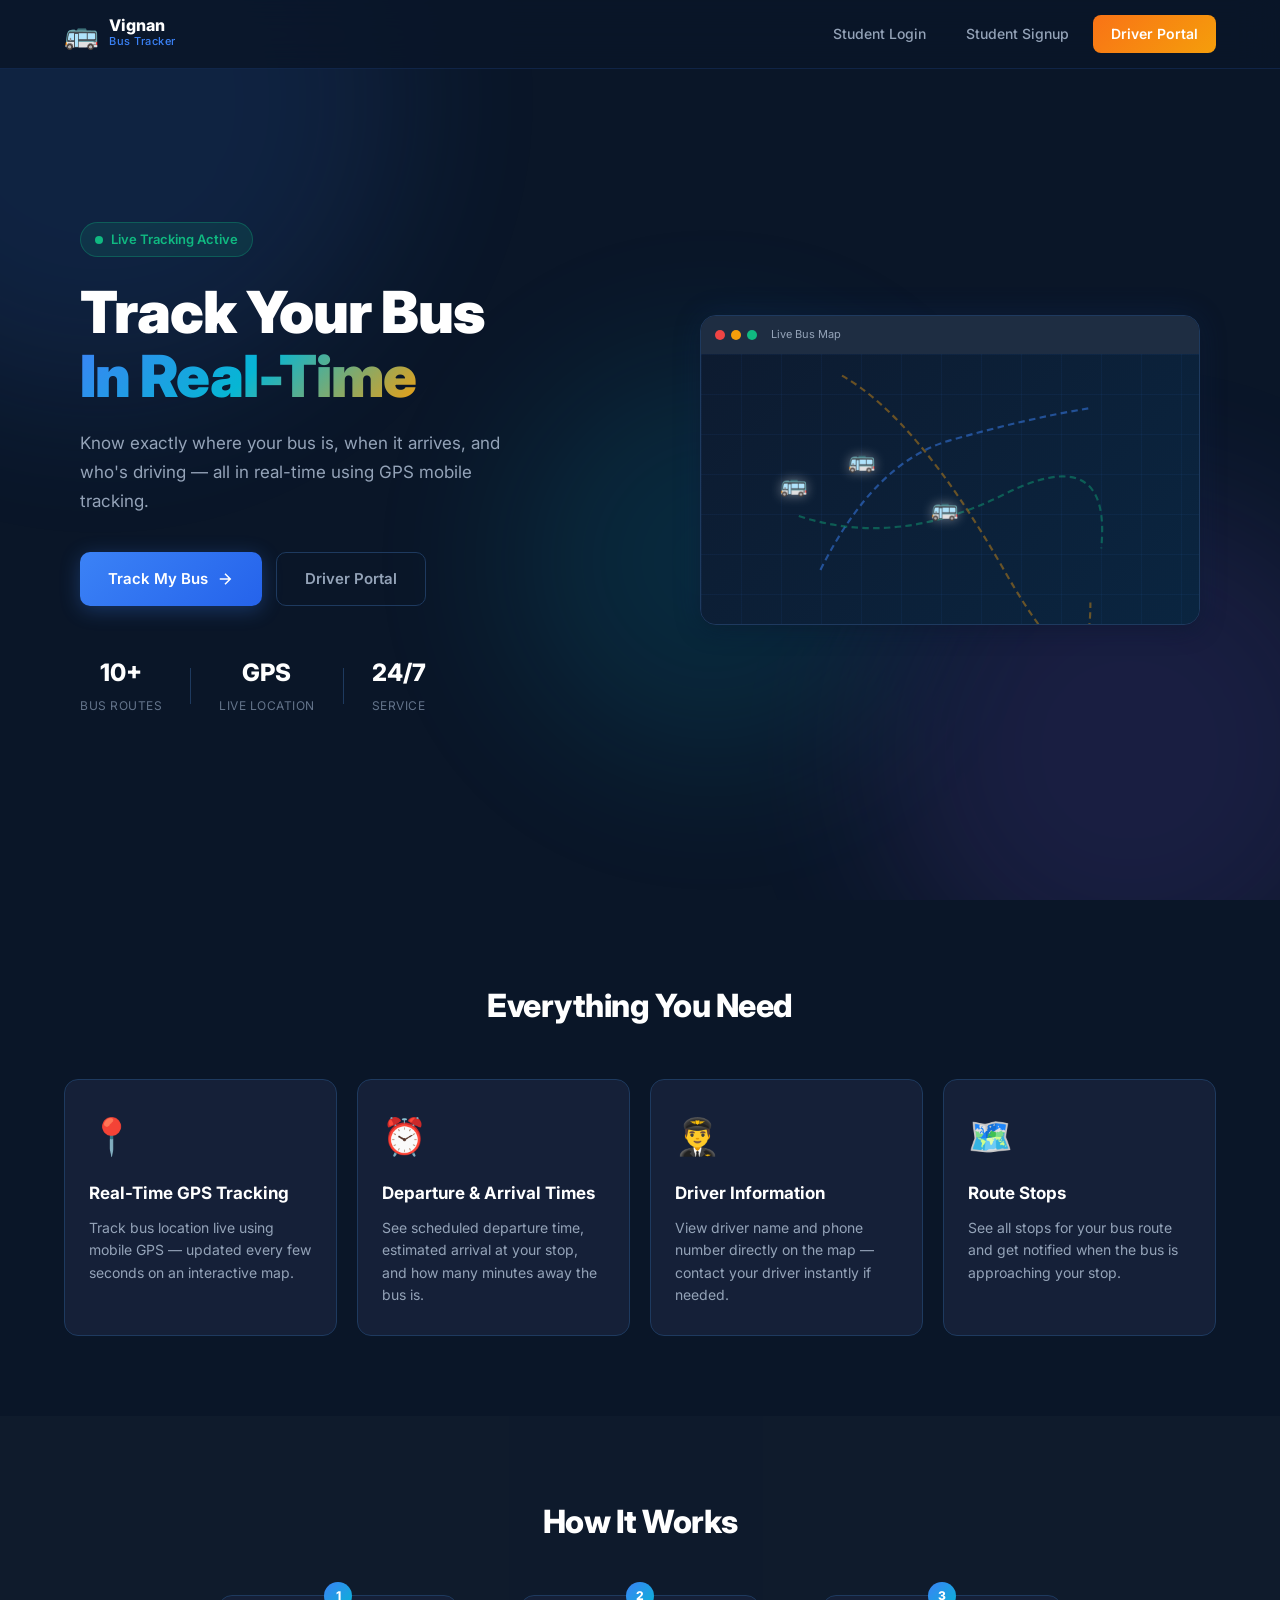
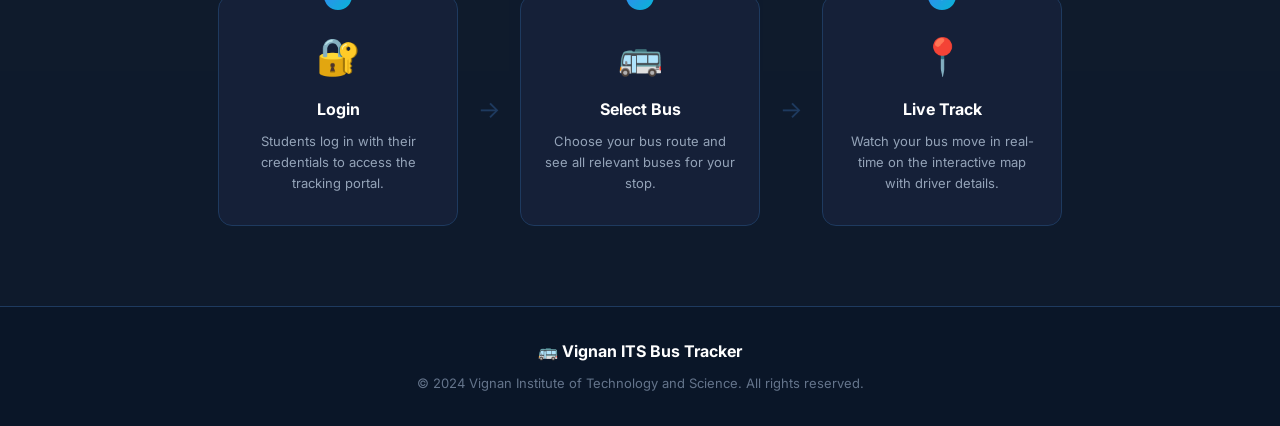
<file: index.html>
<!DOCTYPE html>
<html lang="en">
<head>
    <meta charset="UTF-8">
    <meta name="viewport" content="width=device-width, initial-scale=1.0">
    <title>Vignan ITS | Smart Bus Tracker</title>
    <meta name="description" content="Real-time bus tracking system for Vignan Institute of Technology and Science students and drivers.">
    <link rel="preconnect" href="https://fonts.googleapis.com">
    <link rel="preconnect" href="https://fonts.gstatic.com" crossorigin>
    <link href="https://fonts.googleapis.com/css2?family=Inter:wght@300;400;500;600;700;800;900&display=swap" rel="stylesheet">
    <link rel="stylesheet" href="style.css">
</head>
<body class="landing-body">

    <!-- Animated Background -->
    <div class="bg-animated">
        <div class="bg-orb orb-1"></div>
        <div class="bg-orb orb-2"></div>
        <div class="bg-orb orb-3"></div>
    </div>

    <!-- Header -->
    <header class="site-header">
        <div class="header-inner">
            <div class="brand">
                <div class="brand-icon">🚌</div>
                <div class="brand-text">
                    <span class="brand-name">Vignan</span>
                    <span class="brand-sub">Bus Tracker</span>
                </div>
            </div>
            <nav class="main-nav">
                <a href="student-login.html" id="nav-student-login" class="nav-link">Student Login</a>
                <a href="student-signup.html" id="nav-student-signup" class="nav-link">Student Signup</a>
                <a href="driver-login.html" id="nav-driver-login" class="nav-link nav-driver">Driver Portal</a>
            </nav>
            <button class="menu-toggle" id="menuToggle" onclick="toggleNav()" aria-label="Menu">☰</button>
        </div>
        <!-- Mobile Nav -->
        <div class="mobile-nav" id="mobileNav">
            <a href="student-login.html" class="mobile-nav-link">Student Login</a>
            <a href="student-signup.html" class="mobile-nav-link">Student Signup</a>
            <a href="driver-login.html" class="mobile-nav-link">Driver Portal</a>
            <a href="driver-signup.html" class="mobile-nav-link">Driver Register</a>
        </div>
    </header>

    <!-- Hero Section -->
    <main>
        <section class="hero">
            <div class="hero-content">
                <div class="hero-badge">
                    <span class="pulse-dot"></span>
                    Live Tracking Active
                </div>
                <h1 class="hero-title">
                    Track Your Bus<br>
                    <span class="gradient-text">In Real-Time</span>
                </h1>
                <p class="hero-subtitle">
                    Know exactly where your bus is, when it arrives, and who's driving — all in real-time using GPS mobile tracking.
                </p>
                <div class="hero-cta">
                    <a href="student-login.html" id="cta-student" class="btn btn-primary">
                        <span>Track My Bus</span>
                        <svg width="18" height="18" viewBox="0 0 24 24" fill="none" stroke="currentColor" stroke-width="2"><path d="M5 12h14M12 5l7 7-7 7"/></svg>
                    </a>
                    <a href="driver-login.html" id="cta-driver" class="btn btn-outline">
                        Driver Portal
                    </a>
                </div>
                <div class="hero-stats">
                    <div class="stat-item">
                        <span class="stat-value">10+</span>
                        <span class="stat-label">Bus Routes</span>
                    </div>
                    <div class="stat-divider"></div>
                    <div class="stat-item">
                        <span class="stat-value">GPS</span>
                        <span class="stat-label">Live Location</span>
                    </div>
                    <div class="stat-divider"></div>
                    <div class="stat-item">
                        <span class="stat-value">24/7</span>
                        <span class="stat-label">Service</span>
                    </div>
                </div>
            </div>
            <div class="hero-visual">
                <div class="map-mockup">
                    <div class="map-header-strip">
                        <span class="map-dot red"></span>
                        <span class="map-dot yellow"></span>
                        <span class="map-dot green"></span>
                        <span style="color:#94a3b8;font-size:11px;margin-left:8px">Live Bus Map</span>
                    </div>
                    <div class="map-bg">
                        <div class="map-grid"></div>
                        <!-- Animated bus markers -->
                        <div class="mock-bus b1" id="mockBus1">
                            <span>🚌</span>
                            <div class="mock-popup">Bus 7 • On Time</div>
                        </div>
                        <div class="mock-bus b2" id="mockBus2">
                            <span>🚌</span>
                            <div class="mock-popup">Bus 3 • 2 min away</div>
                        </div>
                        <div class="mock-bus b3" id="mockBus3">
                            <span>🚌</span>
                            <div class="mock-popup">Bus 11 • Arriving</div>
                        </div>
                        <!-- Route lines -->
                        <svg class="route-svg" viewBox="0 0 300 250" xmlns="http://www.w3.org/2000/svg">
                            <path d="M 30 200 Q 80 100 150 80 T 280 50" stroke="#3b82f6" stroke-width="2" fill="none" stroke-dasharray="6,4" opacity="0.5"/>
                            <path d="M 10 150 Q 100 180 200 130 T 290 180" stroke="#10b981" stroke-width="2" fill="none" stroke-dasharray="6,4" opacity="0.4"/>
                            <path d="M 50 20 Q 120 60 200 200 T 280 230" stroke="#f59e0b" stroke-width="2" fill="none" stroke-dasharray="6,4" opacity="0.4"/>
                        </svg>
                    </div>
                </div>
            </div>
        </section>

        <!-- Features -->
        <section class="features">
            <h2 class="section-title">Everything You Need</h2>
            <div class="features-grid">
                <div class="feature-card" id="feat-gps">
                    <div class="feature-icon">📍</div>
                    <h3>Real-Time GPS Tracking</h3>
                    <p>Track bus location live using mobile GPS — updated every few seconds on an interactive map.</p>
                </div>
                <div class="feature-card" id="feat-schedule">
                    <div class="feature-icon">⏰</div>
                    <h3>Departure & Arrival Times</h3>
                    <p>See scheduled departure time, estimated arrival at your stop, and how many minutes away the bus is.</p>
                </div>
                <div class="feature-card" id="feat-driver">
                    <div class="feature-icon">👨‍✈️</div>
                    <h3>Driver Information</h3>
                    <p>View driver name and phone number directly on the map — contact your driver instantly if needed.</p>
                </div>
                <div class="feature-card" id="feat-route">
                    <div class="feature-icon">🗺️</div>
                    <h3>Route Stops</h3>
                    <p>See all stops for your bus route and get notified when the bus is approaching your stop.</p>
                </div>
            </div>
        </section>

        <!-- How It Works -->
        <section class="how-it-works">
            <h2 class="section-title">How It Works</h2>
            <div class="steps-container">
                <div class="step" id="step-1">
                    <div class="step-num">1</div>
                    <div class="step-icon">🔐</div>
                    <h3>Login</h3>
                    <p>Students log in with their credentials to access the tracking portal.</p>
                </div>
                <div class="step-arrow">→</div>
                <div class="step" id="step-2">
                    <div class="step-num">2</div>
                    <div class="step-icon">🚌</div>
                    <h3>Select Bus</h3>
                    <p>Choose your bus route and see all relevant buses for your stop.</p>
                </div>
                <div class="step-arrow">→</div>
                <div class="step" id="step-3">
                    <div class="step-num">3</div>
                    <div class="step-icon">📍</div>
                    <h3>Live Track</h3>
                    <p>Watch your bus move in real-time on the interactive map with driver details.</p>
                </div>
            </div>
        </section>
    </main>

    <!-- Footer -->
    <footer class="site-footer">
        <div class="footer-inner">
            <div class="footer-brand">
                <span>🚌</span> Vignan ITS Bus Tracker
            </div>
            <p class="footer-copy">© 2024 Vignan Institute of Technology and Science. All rights reserved.</p>
        </div>
    </footer>

    <script>
        function toggleNav() {
            const nav = document.getElementById('mobileNav');
            nav.classList.toggle('open');
        }

        // Animate mock buses
        const buses = [
            { el: document.getElementById('mockBus1'), x: 60, y: 120, dx: 0.3, dy: -0.1 },
            { el: document.getElementById('mockBus2'), x: 160, y: 80, dx: -0.2, dy: 0.15 },
            { el: document.getElementById('mockBus3'), x: 220, y: 150, dx: 0.15, dy: -0.2 }
        ];
        function animateBuses() {
            buses.forEach(b => {
                b.x += b.dx;
                b.y += b.dy;
                if (b.x < 10 || b.x > 270) b.dx *= -1;
                if (b.y < 10 || b.y > 210) b.dy *= -1;
                b.el.style.left = b.x + 'px';
                b.el.style.top = b.y + 'px';
            });
            requestAnimationFrame(animateBuses);
        }
        animateBuses();
    </script>
</body>
</html>
</file>
<file: style.css>
/* =========================================
   VIGNAN BUS TRACKER - ENHANCED UI
   Design System & Global Styles
   ========================================= */

@import url('https://fonts.googleapis.com/css2?family=Inter:wght@300;400;500;600;700;800;900&display=swap');

/* --- CSS Variables --- */
:root {
    --primary: #3b82f6;
    --primary-dark: #2563eb;
    --primary-glow: rgba(59,130,246,0.3);
    --accent: #f59e0b;
    --accent-dark: #d97706;
    --success: #10b981;
    --danger: #ef4444;
    --navy: #0a1628;
    --navy-mid: #101d35;
    --card: #152038;
    --card-border: #1e3a5f;
    --text: #f1f5f9;
    --text-muted: #94a3b8;
    --text-dim: #64748b;
    --orange: #f97316;
    --teal: #06b6d4;
    --radius: 14px;
    --radius-sm: 8px;
    --shadow: 0 4px 24px rgba(0,0,0,0.4);
    --shadow-glow: 0 0 30px rgba(59,130,246,0.15);
}

/* --- Reset --- */
*, *::before, *::after {
    margin: 0;
    padding: 0;
    box-sizing: border-box;
}

html { scroll-behavior: smooth; }

body {
    font-family: 'Inter', 'Segoe UI', system-ui, sans-serif;
    background: var(--navy);
    color: var(--text);
    line-height: 1.6;
    overflow-x: hidden;
}

/* =========================================
   LANDING PAGE
   ========================================= */

.landing-body {
    background: var(--navy);
}

/* Animated Background */
.bg-animated {
    position: fixed;
    inset: 0;
    pointer-events: none;
    z-index: 0;
    overflow: hidden;
}
.bg-orb {
    position: absolute;
    border-radius: 50%;
    filter: blur(80px);
    opacity: 0.12;
    animation: orbFloat 12s ease-in-out infinite;
}
.orb-1 { width: 600px; height: 600px; background: #3b82f6; top: -200px; left: -200px; animation-delay: 0s; }
.orb-2 { width: 500px; height: 500px; background: #8b5cf6; bottom: -100px; right: -100px; animation-delay: 4s; }
.orb-3 { width: 400px; height: 400px; background: #06b6d4; top: 40%; left: 40%; animation-delay: 8s; }
@keyframes orbFloat {
    0%, 100% { transform: translate(0, 0) scale(1); }
    50% { transform: translate(30px, -40px) scale(1.05); }
}

/* --- Header --- */
.site-header {
    position: fixed;
    top: 0;
    width: 100%;
    z-index: 1000;
    background: rgba(10, 22, 40, 0.85);
    backdrop-filter: blur(20px);
    -webkit-backdrop-filter: blur(20px);
    border-bottom: 1px solid rgba(59,130,246,0.15);
}
.header-inner {
    max-width: 1200px;
    margin: 0 auto;
    padding: 0 24px;
    height: 68px;
    display: flex;
    align-items: center;
    justify-content: space-between;
}
.brand {
    display: flex;
    align-items: center;
    gap: 10px;
    text-decoration: none;
}
.brand-icon { font-size: 28px; }
.brand-text { display: flex; flex-direction: column; }
.brand-name { font-size: 16px; font-weight: 800; color: white; line-height: 1; }
.brand-sub { font-size: 11px; color: var(--primary); font-weight: 500; letter-spacing: 0.5px; }

.main-nav {
    display: flex;
    align-items: center;
    gap: 8px;
}
.nav-link {
    padding: 8px 16px;
    border-radius: 8px;
    text-decoration: none;
    font-size: 14px;
    font-weight: 500;
    color: var(--text-muted);
    transition: all 0.2s;
}
.nav-link:hover { color: white; background: rgba(255,255,255,0.07); }
.nav-driver {
    background: linear-gradient(135deg, var(--orange), var(--accent));
    color: white !important;
    font-weight: 600;
    padding: 8px 18px;
}
.nav-driver:hover { transform: translateY(-1px); box-shadow: 0 4px 14px rgba(249,115,22,0.4); }

.menu-toggle {
    display: none;
    background: none;
    border: none;
    color: white;
    font-size: 22px;
    cursor: pointer;
}

.mobile-nav {
    display: none;
    flex-direction: column;
    background: var(--navy-mid);
    border-top: 1px solid var(--card-border);
    padding: 12px 0;
}
.mobile-nav.open { display: flex; }
.mobile-nav-link {
    padding: 14px 24px;
    text-decoration: none;
    color: var(--text-muted);
    font-size: 15px;
    transition: background 0.2s;
}
.mobile-nav-link:hover { background: rgba(255,255,255,0.05); color: white; }

@media (max-width: 768px) {
    .main-nav { display: none; }
    .menu-toggle { display: block; }
}

/* --- Hero --- */
.hero {
    min-height: 100vh;
    display: flex;
    align-items: center;
    justify-content: center;
    padding: 100px 24px 60px;
    max-width: 1200px;
    margin: 0 auto;
    gap: 60px;
    position: relative;
    z-index: 1;
}
.hero-content { flex: 1; max-width: 560px; }
.hero-visual { flex: 1; max-width: 500px; }

.hero-badge {
    display: inline-flex;
    align-items: center;
    gap: 8px;
    background: rgba(16,185,129,0.12);
    border: 1px solid rgba(16,185,129,0.3);
    color: var(--success);
    padding: 6px 14px;
    border-radius: 50px;
    font-size: 13px;
    font-weight: 600;
    margin-bottom: 24px;
}
.pulse-dot {
    width: 8px;
    height: 8px;
    background: var(--success);
    border-radius: 50%;
    display: inline-block;
    animation: pulse 2s infinite;
}
@keyframes pulse {
    0%, 100% { transform: scale(1); box-shadow: 0 0 0 0 rgba(16,185,129,0.7); }
    50% { transform: scale(1.1); box-shadow: 0 0 0 8px rgba(16,185,129,0); }
}

.hero-title {
    font-size: clamp(36px, 5vw, 58px);
    font-weight: 900;
    line-height: 1.1;
    margin-bottom: 20px;
    letter-spacing: -1px;
    color: white;
}
.gradient-text {
    background: linear-gradient(135deg, var(--primary), var(--teal), var(--accent));
    -webkit-background-clip: text;
    -webkit-text-fill-color: transparent;
    background-clip: text;
}
.hero-subtitle {
    font-size: 17px;
    color: var(--text-muted);
    margin-bottom: 36px;
    max-width: 460px;
    line-height: 1.7;
}

.hero-cta {
    display: flex;
    gap: 14px;
    flex-wrap: wrap;
    margin-bottom: 48px;
}
.btn {
    display: inline-flex;
    align-items: center;
    gap: 8px;
    padding: 14px 28px;
    border-radius: 10px;
    font-size: 15px;
    font-weight: 600;
    text-decoration: none;
    cursor: pointer;
    transition: all 0.25s;
    border: none;
}
.btn-primary {
    background: linear-gradient(135deg, var(--primary), var(--primary-dark));
    color: white;
    box-shadow: 0 4px 20px var(--primary-glow);
}
.btn-primary:hover { transform: translateY(-2px); box-shadow: 0 8px 28px var(--primary-glow); }
.btn-outline {
    background: transparent;
    border: 1.5px solid var(--card-border);
    color: var(--text-muted);
}
.btn-outline:hover { border-color: var(--primary); color: white; background: rgba(59,130,246,0.08); }

.hero-stats {
    display: flex;
    align-items: center;
    gap: 28px;
}
.stat-item { text-align: center; }
.stat-value { display: block; font-size: 24px; font-weight: 800; color: white; }
.stat-label { font-size: 12px; color: var(--text-dim); text-transform: uppercase; letter-spacing: 0.5px; }
.stat-divider { width: 1px; height: 36px; background: var(--card-border); }

/* Map Mockup */
.map-mockup {
    border-radius: 16px;
    overflow: hidden;
    border: 1px solid var(--card-border);
    box-shadow: var(--shadow), var(--shadow-glow);
    background: var(--card);
}
.map-header-strip {
    background: #1e2d42;
    padding: 10px 14px;
    display: flex;
    align-items: center;
    gap: 6px;
}
.map-dot { width: 10px; height: 10px; border-radius: 50%; }
.map-dot.red { background: #ef4444; }
.map-dot.yellow { background: #f59e0b; }
.map-dot.green { background: #10b981; }
.map-bg {
    position: relative;
    height: 270px;
    background: linear-gradient(135deg, #0d1b30, #0a2540);
    overflow: hidden;
}
.map-grid {
    position: absolute;
    inset: 0;
    background-image: 
        linear-gradient(rgba(59,130,246,0.06) 1px, transparent 1px),
        linear-gradient(90deg, rgba(59,130,246,0.06) 1px, transparent 1px);
    background-size: 40px 40px;
}
.route-svg {
    position: absolute;
    inset: 0;
    width: 100%;
    height: 100%;
}
.mock-bus {
    position: absolute;
    font-size: 22px;
    cursor: pointer;
    transition: transform 0.5s ease;
    z-index: 10;
}
.mock-bus span { filter: drop-shadow(0 0 6px rgba(255,255,255,0.4)); }
.mock-popup {
    position: absolute;
    bottom: 28px;
    left: -30px;
    background: rgba(21,32,56,0.95);
    border: 1px solid var(--primary);
    border-radius: 6px;
    padding: 4px 10px;
    font-size: 11px;
    color: white;
    white-space: nowrap;
    display: none;
}
.mock-bus:hover .mock-popup { display: block; }

@media (max-width: 900px) {
    .hero { flex-direction: column; padding-top: 90px; }
    .hero-visual { max-width: 100%; width: 100%; }
    .hero-content { max-width: 100%; }
}

/* --- Features --- */
.features {
    padding: 80px 24px;
    max-width: 1200px;
    margin: 0 auto;
    position: relative;
    z-index: 1;
}
.section-title {
    text-align: center;
    font-size: 32px;
    font-weight: 800;
    color: white;
    margin-bottom: 48px;
    letter-spacing: -0.5px;
}
.features-grid {
    display: grid;
    grid-template-columns: repeat(auto-fit, minmax(240px, 1fr));
    gap: 20px;
}
.feature-card {
    background: var(--card);
    border: 1px solid var(--card-border);
    border-radius: var(--radius);
    padding: 28px 24px;
    transition: all 0.3s;
    position: relative;
    overflow: hidden;
}
.feature-card::before {
    content: '';
    position: absolute;
    top: 0; left: 0; right: 0;
    height: 2px;
    background: linear-gradient(90deg, var(--primary), var(--teal));
    opacity: 0;
    transition: opacity 0.3s;
}
.feature-card:hover { transform: translateY(-4px); border-color: rgba(59,130,246,0.4); box-shadow: var(--shadow-glow); }
.feature-card:hover::before { opacity: 1; }
.feature-icon { font-size: 36px; margin-bottom: 14px; }
.feature-card h3 { font-size: 17px; font-weight: 700; color: white; margin-bottom: 10px; }
.feature-card p { font-size: 14px; color: var(--text-muted); line-height: 1.6; }

/* --- How It Works --- */
.how-it-works {
    padding: 80px 24px;
    background: rgba(255,255,255,0.02);
    position: relative;
    z-index: 1;
}
.steps-container {
    display: flex;
    align-items: center;
    justify-content: center;
    gap: 20px;
    max-width: 900px;
    margin: 0 auto;
    flex-wrap: wrap;
}
.step {
    background: var(--card);
    border: 1px solid var(--card-border);
    border-radius: var(--radius);
    padding: 32px 24px;
    text-align: center;
    flex: 1;
    min-width: 180px;
    max-width: 240px;
    position: relative;
    transition: all 0.3s;
}
.step:hover { transform: translateY(-4px); border-color: var(--primary); }
.step-num {
    position: absolute;
    top: -14px;
    left: 50%;
    transform: translateX(-50%);
    width: 28px;
    height: 28px;
    background: linear-gradient(135deg, var(--primary), var(--teal));
    border-radius: 50%;
    display: flex;
    align-items: center;
    justify-content: center;
    font-size: 12px;
    font-weight: 800;
    color: white;
}
.step-icon { font-size: 36px; margin-bottom: 12px; }
.step h3 { font-size: 16px; font-weight: 700; color: white; margin-bottom: 8px; }
.step p { font-size: 13px; color: var(--text-muted); }
.step-arrow { font-size: 24px; color: var(--card-border); }

/* --- Footer --- */
.site-footer {
    padding: 32px 24px;
    border-top: 1px solid var(--card-border);
    position: relative;
    z-index: 1;
}
.footer-inner { max-width: 1200px; margin: 0 auto; text-align: center; }
.footer-brand { font-size: 16px; font-weight: 700; color: white; margin-bottom: 8px; }
.footer-copy { font-size: 13px; color: var(--text-dim); }

/* =========================================
   AUTH PAGES (Login / Signup)
   ========================================= */

.auth-body {
    min-height: 100vh;
    background: var(--navy);
    display: flex;
    flex-direction: column;
    align-items: center;
    justify-content: center;
    padding: 24px;
    position: relative;
    overflow: hidden;
}
.auth-body::before {
    content: '';
    position: fixed;
    inset: 0;
    background: 
        radial-gradient(ellipse at 20% 20%, rgba(59,130,246,0.1) 0%, transparent 60%),
        radial-gradient(ellipse at 80% 80%, rgba(249,115,22,0.07) 0%, transparent 60%);
    pointer-events: none;
}

.auth-header {
    width: 100%;
    max-width: 480px;
    display: flex;
    align-items: center;
    justify-content: space-between;
    margin-bottom: 28px;
}
.auth-logo {
    display: flex;
    align-items: center;
    gap: 10px;
    text-decoration: none;
    font-size: 18px;
    font-weight: 800;
    color: white;
}
.auth-logo span { font-size: 26px; }

.auth-card {
    width: 100%;
    max-width: 480px;
    background: var(--card);
    border: 1px solid var(--card-border);
    border-radius: 20px;
    padding: 40px;
    box-shadow: 0 20px 60px rgba(0,0,0,0.5);
    position: relative;
}
.auth-card::before {
    content: '';
    position: absolute;
    top: 0; left: 0; right: 0;
    height: 3px;
    border-radius: 20px 20px 0 0;
    background: linear-gradient(90deg, var(--primary), var(--teal));
}
.auth-card.driver-card::before {
    background: linear-gradient(90deg, var(--orange), var(--accent));
}

.auth-title {
    font-size: 26px;
    font-weight: 800;
    color: white;
    margin-bottom: 6px;
}
.auth-subtitle {
    font-size: 14px;
    color: var(--text-muted);
    margin-bottom: 32px;
}

/* Form Elements */
.form-group {
    margin-bottom: 20px;
}
.form-label {
    display: block;
    font-size: 12px;
    font-weight: 600;
    color: var(--text-muted);
    text-transform: uppercase;
    letter-spacing: 0.6px;
    margin-bottom: 8px;
}
.form-input, .form-select {
    width: 100%;
    padding: 13px 16px;
    background: rgba(255,255,255,0.05);
    border: 1.5px solid var(--card-border);
    border-radius: 10px;
    color: white;
    font-size: 15px;
    font-family: inherit;
    transition: all 0.25s;
    outline: none;
}
.form-input::placeholder { color: var(--text-dim); }
.form-input:focus, .form-select:focus {
    border-color: var(--primary);
    background: rgba(59,130,246,0.06);
    box-shadow: 0 0 0 3px var(--primary-glow);
}
.form-select option { background: var(--card); color: white; }

.form-input-icon {
    position: relative;
}
.form-input-icon .input-icon {
    position: absolute;
    left: 14px;
    top: 50%;
    transform: translateY(-50%);
    font-size: 16px;
    pointer-events: none;
}
.form-input-icon .form-input { padding-left: 42px; }

/* Time range inputs */
.time-grid {
    display: grid;
    grid-template-columns: 1fr 1fr;
    gap: 12px;
}

/* Stops checkbox list */
.stops-container {
    background: rgba(255,255,255,0.03);
    border: 1.5px solid var(--card-border);
    border-radius: 10px;
    max-height: 220px;
    overflow-y: auto;
    padding: 8px;
    scrollbar-width: thin;
    scrollbar-color: var(--primary) transparent;
}
.stop-item {
    display: flex;
    align-items: center;
    gap: 12px;
    padding: 10px 12px;
    border-radius: 8px;
    transition: background 0.15s;
    cursor: pointer;
}
.stop-item:hover { background: rgba(255,255,255,0.05); }
.stop-item input[type="checkbox"] {
    width: 16px !important;
    height: 16px;
    accent-color: var(--primary);
    cursor: pointer;
    flex-shrink: 0;
    margin: 0;
}
.stop-item label {
    font-size: 14px;
    color: var(--text);
    cursor: pointer;
    margin: 0;
    font-weight: 400;
    letter-spacing: 0;
    text-transform: none;
}

/* Buttons in forms */
.btn-full {
    width: 100%;
    padding: 15px;
    border: none;
    border-radius: 10px;
    font-size: 15px;
    font-weight: 700;
    cursor: pointer;
    transition: all 0.25s;
    letter-spacing: 0.3px;
    font-family: inherit;
}
.btn-blue {
    background: linear-gradient(135deg, var(--primary), var(--primary-dark));
    color: white;
    box-shadow: 0 4px 14px var(--primary-glow);
}
.btn-blue:hover { transform: translateY(-2px); box-shadow: 0 8px 24px var(--primary-glow); }
.btn-orange {
    background: linear-gradient(135deg, var(--orange), #ea580c);
    color: white;
    box-shadow: 0 4px 14px rgba(249,115,22,0.3);
}
.btn-orange:hover { transform: translateY(-2px); box-shadow: 0 8px 24px rgba(249,115,22,0.4); }
.btn-green {
    background: linear-gradient(135deg, var(--success), #059669);
    color: white;
    box-shadow: 0 4px 14px rgba(16,185,129,0.3);
}
.btn-green:hover { transform: translateY(-2px); }
.btn-gray {
    background: rgba(255,255,255,0.07);
    color: var(--text-muted);
    border: 1px solid var(--card-border);
}
.btn-gray:hover { background: rgba(255,255,255,0.12); color: white; }

.auth-footer-link {
    text-align: center;
    margin-top: 24px;
    font-size: 13px;
    color: var(--text-muted);
}
.auth-footer-link a {
    color: var(--primary);
    text-decoration: none;
    font-weight: 600;
}
.auth-footer-link a:hover { text-decoration: underline; }

.status-message {
    padding: 12px 16px;
    border-radius: 8px;
    font-size: 14px;
    font-weight: 500;
    margin-bottom: 18px;
    display: none;
}
.status-message.visible { display: block; }
.status-message.success { background: rgba(16,185,129,0.12); border: 1px solid rgba(16,185,129,0.3); color: #34d399; }
.status-message.error { background: rgba(239,68,68,0.12); border: 1px solid rgba(239,68,68,0.3); color: #f87171; }
.status-message.info { background: rgba(59,130,246,0.12); border: 1px solid rgba(59,130,246,0.3); color: #93c5fd; }

/* Back link */
.back-link {
    display: inline-flex;
    align-items: center;
    gap: 6px;
    color: var(--text-muted);
    text-decoration: none;
    font-size: 14px;
    transition: color 0.2s;
}
.back-link:hover { color: white; }

/* =========================================
   TRACKING PAGE (map + driver panel)
   ========================================= */

.tracking-body {
    background: var(--navy);
    margin: 0;
    padding: 0;
    height: 100vh;
    overflow: hidden;
    display: flex;
    flex-direction: column;
}

.tracking-header {
    background: linear-gradient(90deg, #0a1628, #0d1f3e);
    border-bottom: 2px solid var(--primary);
    padding: 0 20px;
    height: 64px;
    display: flex;
    align-items: center;
    justify-content: space-between;
    flex-shrink: 0;
    z-index: 100;
}
.tracking-header-left {
    display: flex;
    align-items: center;
    gap: 14px;
}
.th-logo { font-size: 24px; }
.th-title { font-size: 16px; font-weight: 800; color: white; }
.th-sub { font-size: 12px; color: var(--text-muted); }

.tracking-header-right {
    display: flex;
    align-items: center;
    gap: 12px;
}
.live-badge {
    display: flex;
    align-items: center;
    gap: 6px;
    background: rgba(16,185,129,0.15);
    border: 1px solid rgba(16,185,129,0.3);
    padding: 5px 12px;
    border-radius: 50px;
    font-size: 12px;
    font-weight: 700;
    color: var(--success);
    text-transform: uppercase;
    letter-spacing: 0.5px;
}
.btn-logout {
    background: rgba(239,68,68,0.15);
    border: 1px solid rgba(239,68,68,0.3);
    color: #f87171;
    padding: 7px 14px;
    border-radius: 8px;
    font-size: 13px;
    font-weight: 600;
    cursor: pointer;
    transition: all 0.2s;
    font-family: inherit;
}
.btn-logout:hover { background: rgba(239,68,68,0.25); }

/* Main tracking layout */
.tracking-layout {
    display: flex;
    flex: 1;
    overflow: hidden;
}

/* Side panel */
.side-panel {
    width: 360px;
    background: var(--card);
    border-right: 1px solid var(--card-border);
    display: flex;
    flex-direction: column;
    overflow: hidden;
    flex-shrink: 0;
}
.panel-tabs {
    display: flex;
    border-bottom: 1px solid var(--card-border);
}
.panel-tab {
    flex: 1;
    padding: 14px 8px;
    text-align: center;
    font-size: 13px;
    font-weight: 600;
    color: var(--text-muted);
    cursor: pointer;
    transition: all 0.2s;
    border-bottom: 2px solid transparent;
    background: none;
    border-top: none;
    border-left: none;
    border-right: none;
    font-family: inherit;
}
.panel-tab.active { color: var(--primary); border-bottom-color: var(--primary); background: rgba(59,130,246,0.06); }
.panel-tab:hover:not(.active) { color: white; background: rgba(255,255,255,0.04); }

.panel-content {
    flex: 1;
    overflow-y: auto;
    padding: 16px;
    scrollbar-width: thin;
    scrollbar-color: var(--primary) transparent;
}
.panel-section { display: none; }
.panel-section.active { display: block; }

/* Bus cards */
.bus-card {
    background: var(--navy);
    border: 1px solid var(--card-border);
    border-radius: 12px;
    padding: 16px;
    margin-bottom: 12px;
    cursor: pointer;
    transition: all 0.25s;
    border-left: 4px solid var(--card-border);
    position: relative;
    overflow: hidden;
}
.bus-card::after {
    content: '';
    position: absolute;
    inset: 0;
    background: linear-gradient(135deg, transparent 80%, rgba(59,130,246,0.05));
    pointer-events: none;
}
.bus-card:hover { transform: translateY(-2px); border-color: var(--primary); box-shadow: 0 4px 16px rgba(59,130,246,0.2); }
.bus-card.selected { border-color: var(--primary); background: rgba(59,130,246,0.08); }
.bus-card.priority-1 { border-left-color: var(--orange); }
.bus-card.priority-2 { border-left-color: var(--teal); }
.bus-card.priority-3 { border-left-color: var(--primary); }

.bus-card-header {
    display: flex;
    align-items: center;
    justify-content: space-between;
    margin-bottom: 10px;
}
.bus-number {
    font-size: 17px;
    font-weight: 800;
    color: white;
    display: flex;
    align-items: center;
    gap: 8px;
}
.bus-status-badge {
    font-size: 10px;
    padding: 3px 8px;
    border-radius: 50px;
    font-weight: 700;
    text-transform: uppercase;
    letter-spacing: 0.5px;
}
.badge-on-time { background: rgba(16,185,129,0.2); color: #34d399; border: 1px solid rgba(16,185,129,0.3); }
.badge-late { background: rgba(239,68,68,0.2); color: #f87171; border: 1px solid rgba(239,68,68,0.3); }
.badge-arriving { background: rgba(245,158,11,0.2); color: #fcd34d; border: 1px solid rgba(245,158,11,0.3); }

/* Driver info in bus card */
.driver-info {
    display: flex;
    align-items: center;
    gap: 10px;
    background: rgba(255,255,255,0.04);
    border-radius: 8px;
    padding: 10px 12px;
    margin-bottom: 10px;
}
.driver-avatar {
    width: 36px;
    height: 36px;
    background: linear-gradient(135deg, var(--primary), var(--teal));
    border-radius: 50%;
    display: flex;
    align-items: center;
    justify-content: center;
    font-size: 16px;
    flex-shrink: 0;
}
.driver-details { flex: 1; min-width: 0; }
.driver-name { font-size: 13px; font-weight: 700; color: white; }
.driver-phone {
    font-size: 12px;
    color: var(--teal);
    display: flex;
    align-items: center;
    gap: 4px;
}
.phone-link {
    color: var(--teal);
    text-decoration: none;
    font-weight: 600;
}
.phone-link:hover { text-decoration: underline; }

/* Schedule info */
.schedule-row {
    display: grid;
    grid-template-columns: 1fr 1fr;
    gap: 8px;
    margin-bottom: 10px;
}
.schedule-item {
    background: rgba(255,255,255,0.04);
    border-radius: 8px;
    padding: 8px 10px;
}
.schedule-label {
    font-size: 10px;
    color: var(--text-dim);
    text-transform: uppercase;
    letter-spacing: 0.5px;
    margin-bottom: 3px;
}
.schedule-value {
    font-size: 14px;
    font-weight: 700;
    color: white;
    display: flex;
    align-items: center;
    gap: 4px;
}
.schedule-value.departure { color: var(--orange); }
.schedule-value.arrival { color: var(--success); }

/* ETA display */
.eta-bar {
    display: flex;
    align-items: center;
    justify-content: space-between;
    background: rgba(59,130,246,0.08);
    border: 1px solid rgba(59,130,246,0.2);
    border-radius: 8px;
    padding: 8px 12px;
    font-size: 13px;
}
.eta-label { color: var(--text-muted); }
.eta-value { font-weight: 700; color: var(--primary); }

/* Map area */
.map-area {
    flex: 1;
    position: relative;
    overflow: hidden;
}
#map {
    width: 100%;
    height: 100%;
    z-index: 1;
}

/* Map overlays */
.map-overlay-card {
    position: absolute;
    z-index: 500;
    background: rgba(10,22,40,0.92);
    backdrop-filter: blur(12px);
    border: 1px solid var(--card-border);
    border-radius: 14px;
    padding: 16px;
    box-shadow: 0 8px 32px rgba(0,0,0,0.5);
}
.loading-overlay-map {
    position: absolute;
    inset: 0;
    background: rgba(10,22,40,0.9);
    display: flex;
    flex-direction: column;
    align-items: center;
    justify-content: center;
    z-index: 999;
    gap: 14px;
}
.spinner {
    width: 44px;
    height: 44px;
    border: 3px solid var(--card-border);
    border-top-color: var(--primary);
    border-radius: 50%;
    animation: spin 0.8s linear infinite;
}
@keyframes spin { to { transform: rotate(360deg); } }
.loading-overlay-map p { color: var(--text-muted); font-size: 14px; font-weight: 500; }

/* Selected bus overlay on map */
.selected-bus-overlay {
    top: 16px;
    right: 16px;
    min-width: 240px;
    display: none;
}
.selected-bus-overlay.visible { display: block; }
.sbo-title { font-size: 12px; color: var(--text-muted); text-transform: uppercase; letter-spacing: 0.5px; margin-bottom: 8px; }
.sbo-bus-name { font-size: 22px; font-weight: 900; color: white; margin-bottom: 10px; }
.sbo-driver {
    display: flex;
    align-items: center;
    gap: 10px;
    background: rgba(255,255,255,0.05);
    border-radius: 10px;
    padding: 10px;
    margin-bottom: 10px;
}
.sbo-driver-avatar {
    width: 40px;
    height: 40px;
    border-radius: 50%;
    background: linear-gradient(135deg, var(--primary), var(--teal));
    display: flex;
    align-items: center;
    justify-content: center;
    font-size: 18px;
}
.sbo-driver-name { font-size: 14px; font-weight: 700; color: white; }
.sbo-driver-phone { font-size: 12px; color: var(--teal); }
.sbo-times {
    display: grid;
    grid-template-columns: 1fr 1fr;
    gap: 8px;
}
.sbo-time-item { background: rgba(255,255,255,0.04); border-radius: 8px; padding: 8px; }
.sbo-time-label { font-size: 10px; color: var(--text-dim); margin-bottom: 2px; text-transform: uppercase; }
.sbo-time-val { font-size: 14px; font-weight: 700; }
.sbo-time-val.dep { color: var(--orange); }
.sbo-time-val.arr { color: var(--success); }

/* Driver Console Page */
.driver-console-body {
    background: var(--navy);
    min-height: 100vh;
    padding: 0;
    overflow-x: hidden;
}
.driver-top-bar {
    background: linear-gradient(90deg, #0a1628, #15203a);
    border-bottom: 2px solid var(--orange);
    padding: 0 24px;
    height: 64px;
    display: flex;
    align-items: center;
    justify-content: space-between;
}
.dtb-brand { font-size: 18px; font-weight: 800; color: white; display: flex; align-items: center; gap: 8px; }
.dtb-brand .bus-icon { color: var(--orange); }

.driver-console-main {
    max-width: 620px;
    margin: 40px auto;
    padding: 0 24px;
}

.console-card {
    background: var(--card);
    border: 1px solid var(--card-border);
    border-radius: 20px;
    padding: 36px;
    box-shadow: 0 20px 60px rgba(0,0,0,0.4);
    position: relative;
}
.console-card::before {
    content: '';
    position: absolute;
    top: 0; left: 0; right: 0;
    height: 3px;
    border-radius: 20px 20px 0 0;
    background: linear-gradient(90deg, var(--orange), var(--accent));
}
.console-title { font-size: 24px; font-weight: 800; color: white; margin-bottom: 4px; }
.console-subtitle { font-size: 14px; color: var(--text-muted); margin-bottom: 28px; }

/* Tracking active state */
.tracking-active-card {
    text-align: center;
    padding: 20px;
}
.tracking-icon-circle {
    width: 80px;
    height: 80px;
    background: rgba(16,185,129,0.15);
    border: 2px solid rgba(16,185,129,0.4);
    border-radius: 50%;
    display: flex;
    align-items: center;
    justify-content: center;
    font-size: 36px;
    margin: 0 auto 20px;
    position: relative;
}
.tracking-icon-circle::after {
    content: '';
    position: absolute;
    inset: -8px;
    border-radius: 50%;
    border: 2px solid rgba(16,185,129,0.2);
    animation: ripple 2s ease-out infinite;
}
@keyframes ripple {
    0% { transform: scale(0.9); opacity: 1; }
    100% { transform: scale(1.2); opacity: 0; }
}
.tracking-driver-name { font-size: 22px; font-weight: 800; color: white; margin-bottom: 4px; }
.tracking-bus-name { font-size: 16px; color: var(--orange); font-weight: 600; margin-bottom: 16px; }
.tracking-coords {
    background: rgba(255,255,255,0.05);
    border-radius: 10px;
    padding: 12px;
    font-size: 12px;
    font-family: monospace;
    color: var(--teal);
    margin-bottom: 20px;
    word-break: break-all;
}
.tracking-time-display {
    display: grid;
    grid-template-columns: 1fr 1fr;
    gap: 12px;
    margin-bottom: 20px;
}
.ttd-item {
    background: rgba(255,255,255,0.04);
    border-radius: 10px;
    padding: 12px;
    text-align: center;
}
.ttd-label { font-size: 11px; color: var(--text-dim); text-transform: uppercase; margin-bottom: 4px; }
.ttd-value { font-size: 18px; font-weight: 800; }
.ttd-value.dep { color: var(--orange); }
.ttd-value.arr { color: var(--success); }

/* Section divider */
.section-divider {
    border: none;
    border-top: 1px solid var(--card-border);
    margin: 24px 0;
}

/* Info rows */
.info-row {
    display: flex;
    align-items: center;
    gap: 10px;
    padding: 10px 0;
    border-bottom: 1px solid rgba(255,255,255,0.04);
    font-size: 14px;
}
.info-row:last-child { border-bottom: none; }
.info-row-icon { font-size: 18px; }
.info-row-label { color: var(--text-muted); min-width: 100px; }
.info-row-value { color: white; font-weight: 600; }

/* Bus popup in Leaflet */
.custom-bus-popup {
    background: var(--card) !important;
    border: 1px solid var(--primary) !important;
    color: white !important;
    border-radius: 12px !important;
    box-shadow: 0 4px 24px rgba(0,0,0,0.5) !important;
    font-family: 'Inter', sans-serif !important;
}
.popup-bus-header {
    font-size: 15px;
    font-weight: 800;
    color: white;
    margin-bottom: 8px;
    border-bottom: 1px solid var(--card-border);
    padding-bottom: 8px;
}
.popup-driver-row {
    display: flex;
    align-items: center;
    gap: 8px;
    margin-bottom: 8px;
    font-size: 13px;
}
.popup-driver-av {
    width: 28px;
    height: 28px;
    border-radius: 50%;
    background: linear-gradient(135deg, var(--primary), var(--teal));
    display: flex;
    align-items: center;
    justify-content: center;
    font-size: 14px;
}
.popup-times {
    display: flex;
    gap: 8px;
    font-size: 12px;
}
.popup-dep { color: var(--orange); }
.popup-arr { color: var(--success); }
.popup-phone-link {
    display: block;
    color: var(--teal);
    text-decoration: none;
    font-size: 12px;
    font-weight: 600;
    margin-top: 6px;
}
.popup-phone-link:hover { text-decoration: underline; }

/* Leaflet map overrides */
.leaflet-popup-content-wrapper {
    background: #152038 !important;
    border: 1px solid #1e3a5f !important;
    color: white !important;
    border-radius: 12px !important;
    box-shadow: 0 8px 30px rgba(0,0,0,0.6) !important;
    font-family: 'Inter', sans-serif !important;
    padding: 0 !important;
}
.leaflet-popup-content { margin: 0 !important; padding: 14px !important; min-width: 220px; }
.leaflet-popup-tip { background: #152038 !important; }
.leaflet-popup-close-button { color: #94a3b8 !important; font-size: 16px !important; top: 8px !important; right: 10px !important; }

/* No data messages */
.no-data {
    text-align: center;
    padding: 40px 20px;
    color: var(--text-dim);
    font-size: 14px;
}
.no-data-icon { font-size: 40px; margin-bottom: 12px; opacity: 0.5; }

/* Responsive */
@media (max-width: 768px) {
    .tracking-layout { flex-direction: column; overflow: auto; }
    .side-panel { width: 100%; height: 320px; border-right: none; border-bottom: 1px solid var(--card-border); }
    .map-area { height: 400px; }
    .tracking-body { height: auto; overflow: auto; }
}
</file>
